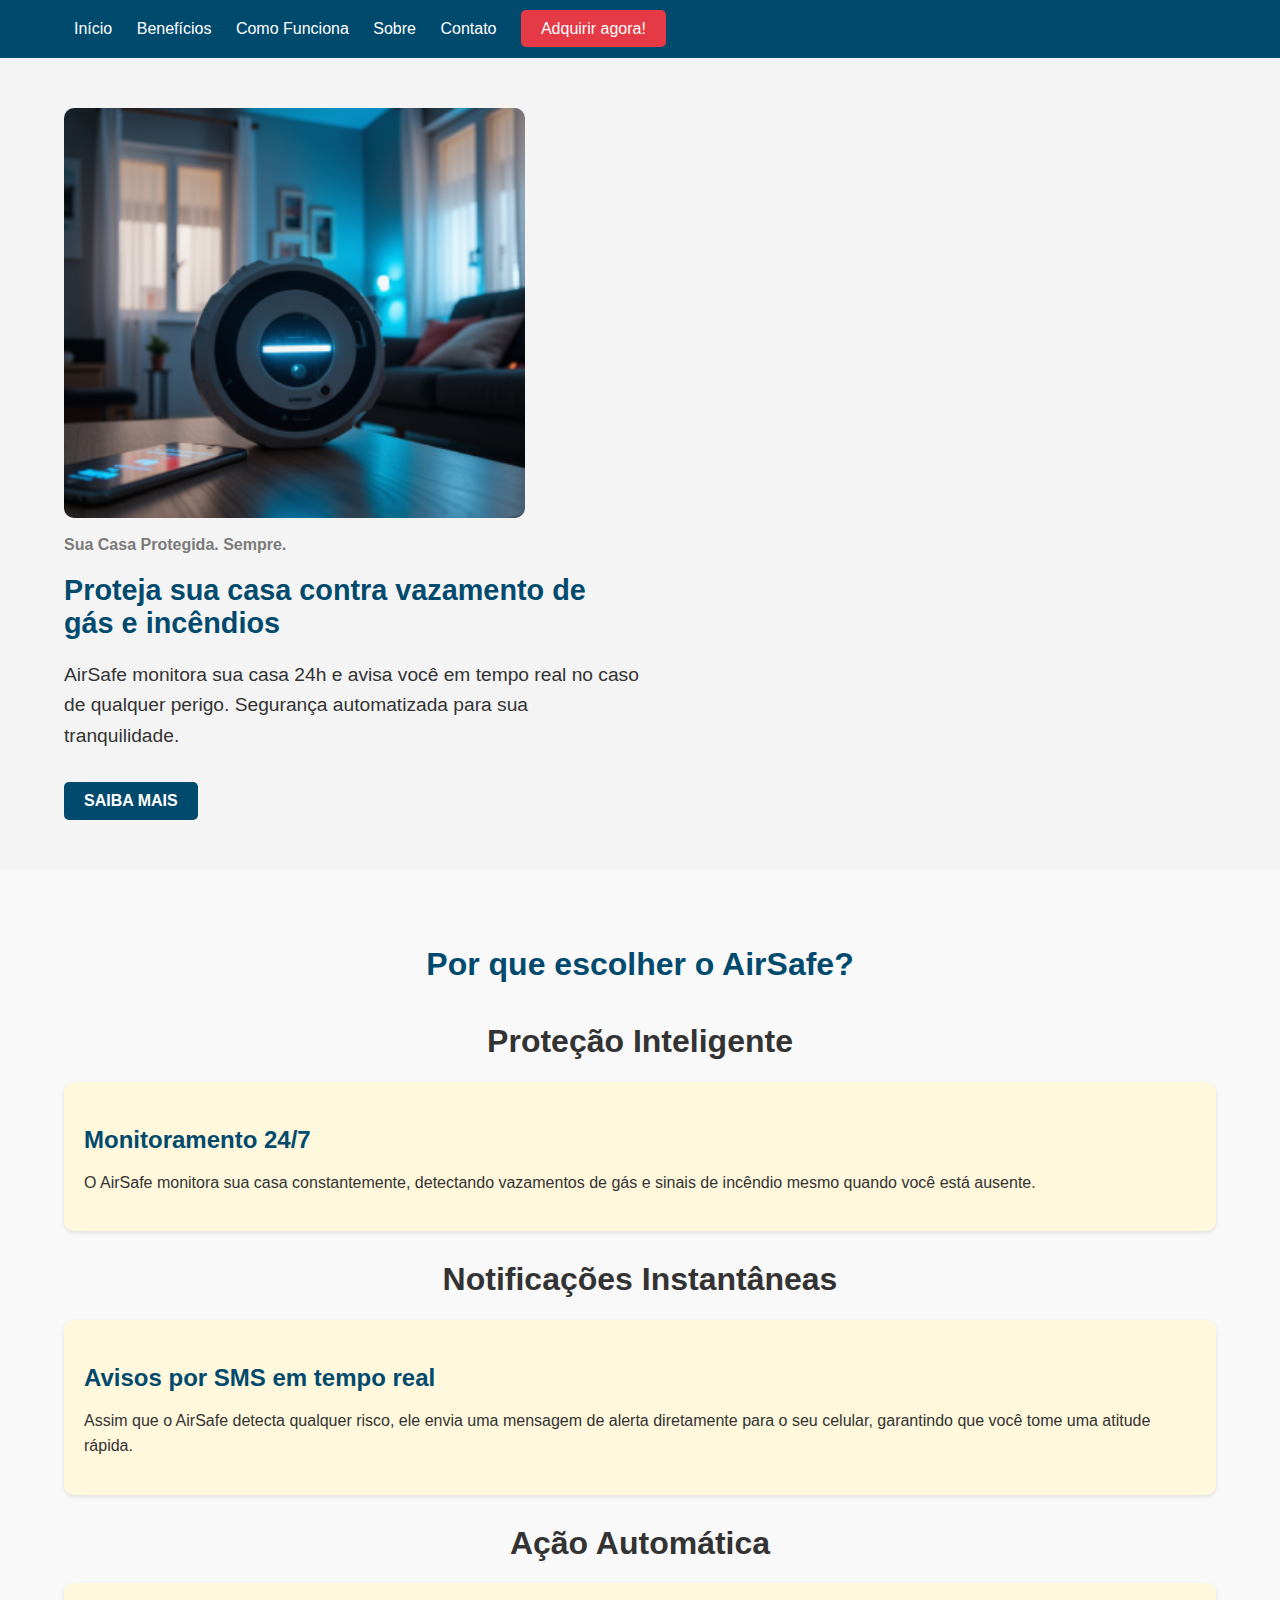
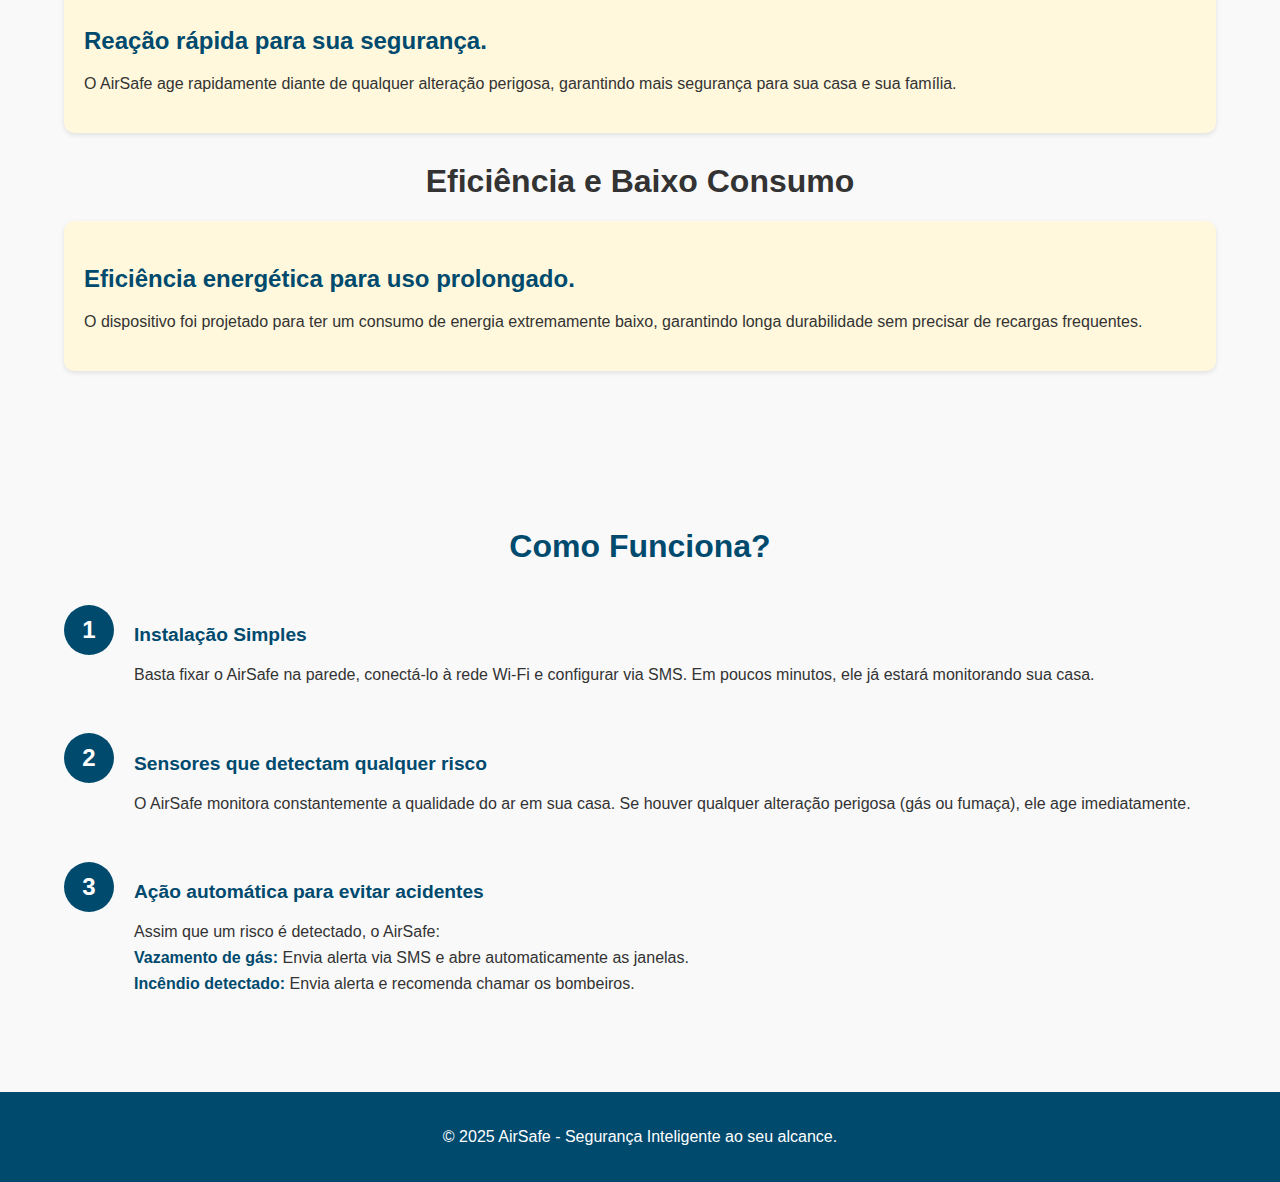
<file: index.html>
<!DOCTYPE html>
<html lang="pt-BR">
<head>
    <meta charset="UTF-8">
    <meta name="viewport" content="width=device-width, initial-scale=1.0">
    <title>AirSafe</title>
    <link rel="stylesheet" href="styles.css">
</head>
<body>
    <header class="header">
        <div class="container">
           
            <nav class="nav">
                <a href="#inicio">Início</a>
                <a href="#beneficios">Benefícios</a>
                <a href="#como-funciona">Como Funciona</a>
                <a href="sobre.html">Sobre</a>
                <a href="#contato">Contato</a>
                <a href="adiquira.html" class="btn-adquirir">Adquirir agora!</a>
            </nav>
        </div>
    </header>

    <section id="inicio" class="hero">
        <div class="container">
            <div>
                <img src="image.png" alt="Sua Casa Protegida. Sempre." class="hero-image">
                <h2>Sua Casa Protegida. Sempre.</h2>
            </div>
            <div class="hero-content">
                <h1>Proteja sua casa contra vazamento de gás e incêndios</h1>
                <p>AirSafe monitora sua casa 24h e avisa você em tempo real no caso de qualquer perigo. Segurança automatizada para sua tranquilidade.</p>
                <a href="sobre.html" class="btn-saiba-mais">Saiba Mais</a>
            </div>
        </div>
    </section>

    <section id="beneficios" class="benefits">
        <div class="container">
            <h2>Por que escolher o AirSafe?</h2>
            <h1>Proteção Inteligente</h1>
            <div class="benefit-item">
                <div class="benefit-item-content">
                    
                    <h3>Monitoramento 24/7</h3>
                    <p> O AirSafe monitora sua casa constantemente, detectando vazamentos de gás e sinais de incêndio mesmo quando você está ausente.</p>
                </div>
            </div>
            <H1>Notificações Instantâneas</H1>
            <div class="benefit-item">
                <div class="benefit-item-content">
                    <h3>Avisos por SMS em tempo real</h3>
                    <p>Assim que o AirSafe detecta qualquer risco, ele envia uma mensagem de alerta diretamente para o seu celular, garantindo que você tome uma atitude rápida.</p>
                </div>
            </div>
            <h1>Ação Automática</h1>
            <div class="benefit-item">
                <div class="benefit-item-content">
                    <h3>Reação rápida para sua segurança. </h3>
                    <p>O AirSafe age rapidamente diante de qualquer alteração perigosa, garantindo mais segurança para sua casa e sua família.</p>
                </div>
            </div>
            <h1>Eficiência e Baixo Consumo</h1>
            <div class="benefit-item">
                <div class="benefit-item-content">
                    <h3>Eficiência energética para uso prolongado. </h3>
                    <p>O dispositivo foi projetado para ter um consumo de energia extremamente baixo, garantindo longa durabilidade sem precisar de recargas frequentes.</p>
                </div>
            </div>
        </div>
    </section>

    <section id="como-funciona" class="how-it-works">
        <div class="container">
            <h2>Como Funciona?</h2>
            <div class="step">
                <div class="step-number">1</div>
                <div class="step-content">
                    <h3>Instalação Simples</h3>
                    <p>Basta fixar o AirSafe na parede, conectá-lo à rede Wi-Fi e configurar via SMS. Em poucos minutos, ele já estará monitorando sua casa.</p>
                </div>
            </div>
            <div class="step">
                <div class="step-number">2</div>
                <div class="step-content">
                    <h3>Sensores que detectam qualquer risco</h3>
                    <p>O AirSafe monitora constantemente a qualidade do ar em sua casa. Se houver qualquer alteração perigosa (gás ou fumaça), ele age imediatamente.</p>
                </div>
            </div>
            <div class="step">
                <div class="step-number">3</div>
                <div class="step-content">
                    <h3>Ação automática para evitar acidentes</h3>
                    <p>Assim que um risco é detectado, o AirSafe:
                        <br><strong>Vazamento de gás:</strong> Envia alerta via SMS e abre automaticamente as janelas.
                        <br><strong>Incêndio detectado:</strong> Envia alerta e recomenda chamar os bombeiros.
                    </p>
                </div>
            </div>
        </div>
    </section>

    <footer class="footer">
        <div class="container">
            <p>© 2025 AirSafe - Segurança Inteligente ao seu alcance.</p>
        </div>
    </footer>
</body>
</html>
</file>
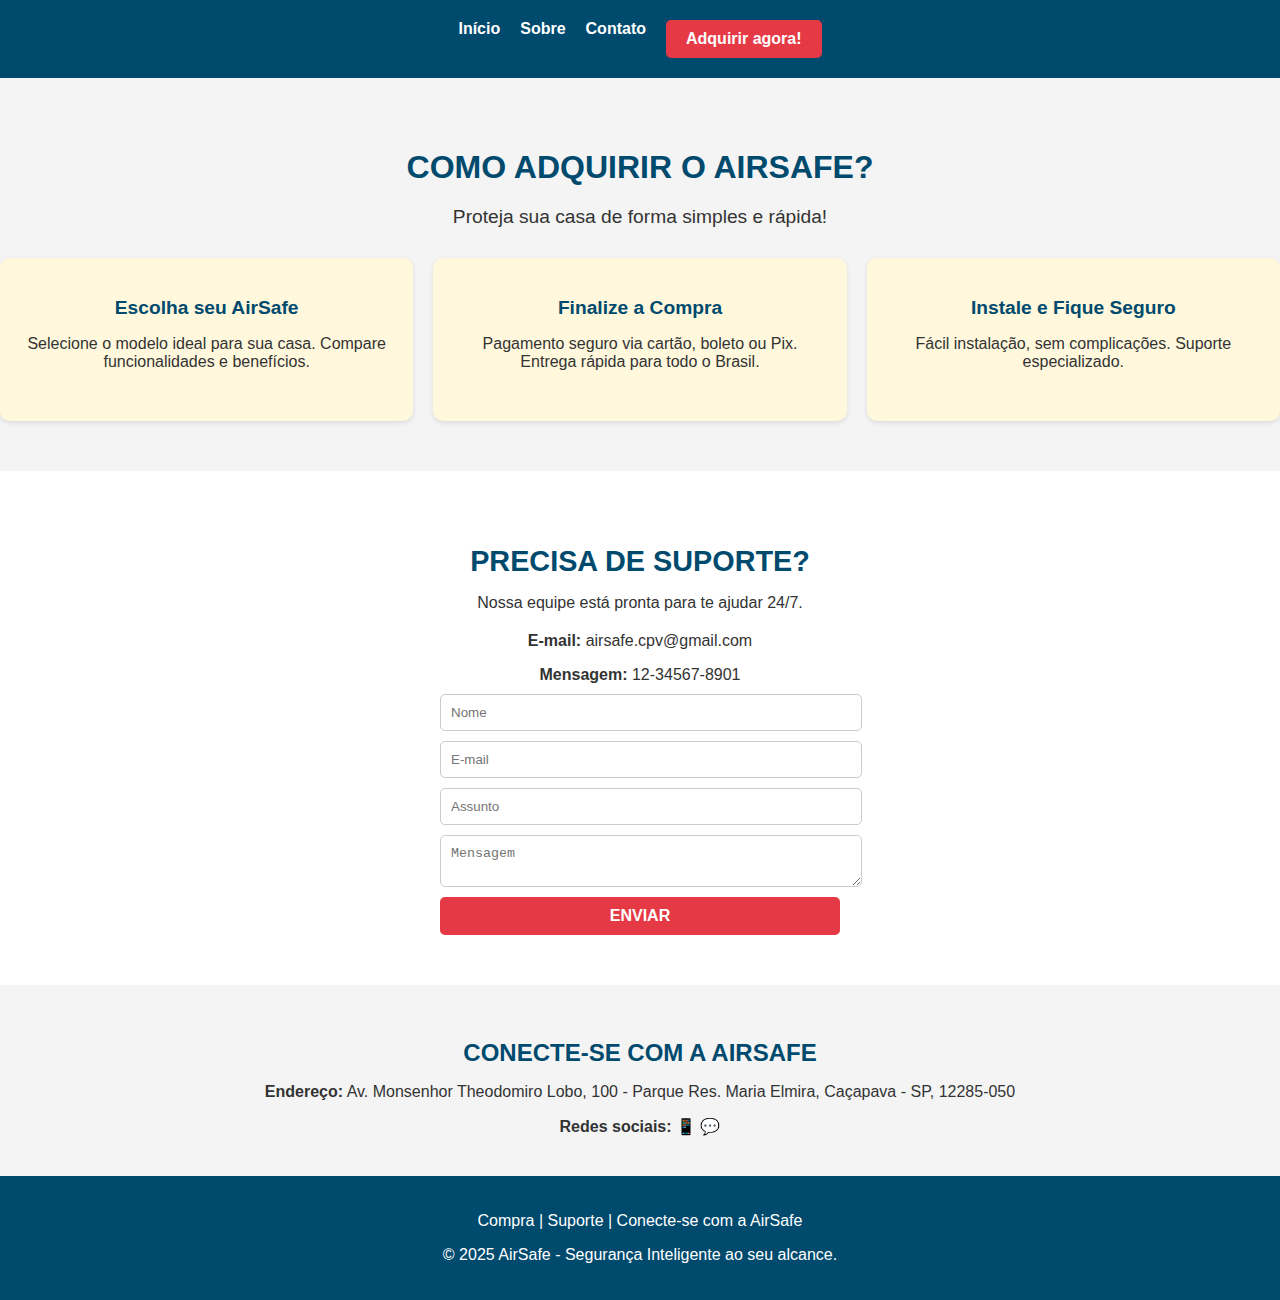
<file: adiquira.html>
<!DOCTYPE html>
<html lang="pt-BR">
<head>
    <meta charset="UTF-8">
    <meta name="viewport" content="width=device-width, initial-scale=1.0">
    <title>Adquirir - AirSafe</title>
    <link rel="stylesheet" href="adiquira.css">
</head>
<body>
    <header class="header">
        <div class="container">
          
            <nav class="nav">
                <a href="index.html">Início</a>
                <a href="sobre.html">Sobre</a>
                <a href="index.html#contato">Contato</a>
                <a href="adiquira.html" class="btn-adquirir">Adquirir agora!</a>
            </nav>
        </div>
    </header>

    <main class="purchase">
        <section class="purchase-section">
            <div class="container">
                <h1>COMO ADQUIRIR O AIRSAFE?</h1>
                <p>Proteja sua casa de forma simples e rápida!</p>
                <div class="steps">
                    <div class="step">
                        <h3>Escolha seu AirSafe</h3>
                        <p>Selecione o modelo ideal para sua casa. Compare funcionalidades e benefícios.</p>
                    </div>
                    <div class="step">
                        <h3>Finalize a Compra</h3>
                        <p>Pagamento seguro via cartão, boleto ou Pix. Entrega rápida para todo o Brasil.</p>
                    </div>
                    <div class="step">
                        <h3>Instale e Fique Seguro</h3>
                        <p>Fácil instalação, sem complicações. Suporte especializado.</p>
                    </div>
                </div>
            </div>
        </section>

        <section class="support-section">
            <div class="container">
                <h2>PRECISA DE SUPORTE?</h2>
                <p>Nossa equipe está pronta para te ajudar 24/7.</p>
                <div class="contact-info">
                    <p><strong>E-mail:</strong> airsafe.cpv@gmail.com</p>
                    <p><strong>Mensagem:</strong> 12-34567-8901</p>
                </div>
                <form class="support-form">
                    <input type="text" placeholder="Nome">
                    <input type="email" placeholder="E-mail">
                    <input type="text" placeholder="Assunto">
                    <textarea placeholder="Mensagem"></textarea>
                    <a href="suporte.html" class="btn-link">ENVIAR</a>
                </form>
            </div>
        </section>

        <section class="footer-info">
            <div class="container">
                <h3>CONECTE-SE COM A AIRSAFE</h3>
                <p><strong>Endereço:</strong> Av. Monsenhor Theodomiro Lobo, 100 - Parque Res. Maria Elmira, Caçapava - SP, 12285-050</p>
                <p><strong>Redes sociais:</strong> 📱 💬</p>
            </div>
        </section>
    </main>

    <footer class="footer">
        <div class="container">
            <p>Compra | Suporte | Conecte-se com a AirSafe</p>
            <p>© 2025 AirSafe - Segurança Inteligente ao seu alcance.</p>
        </div>
    </footer>
</body>
</html>
</file>
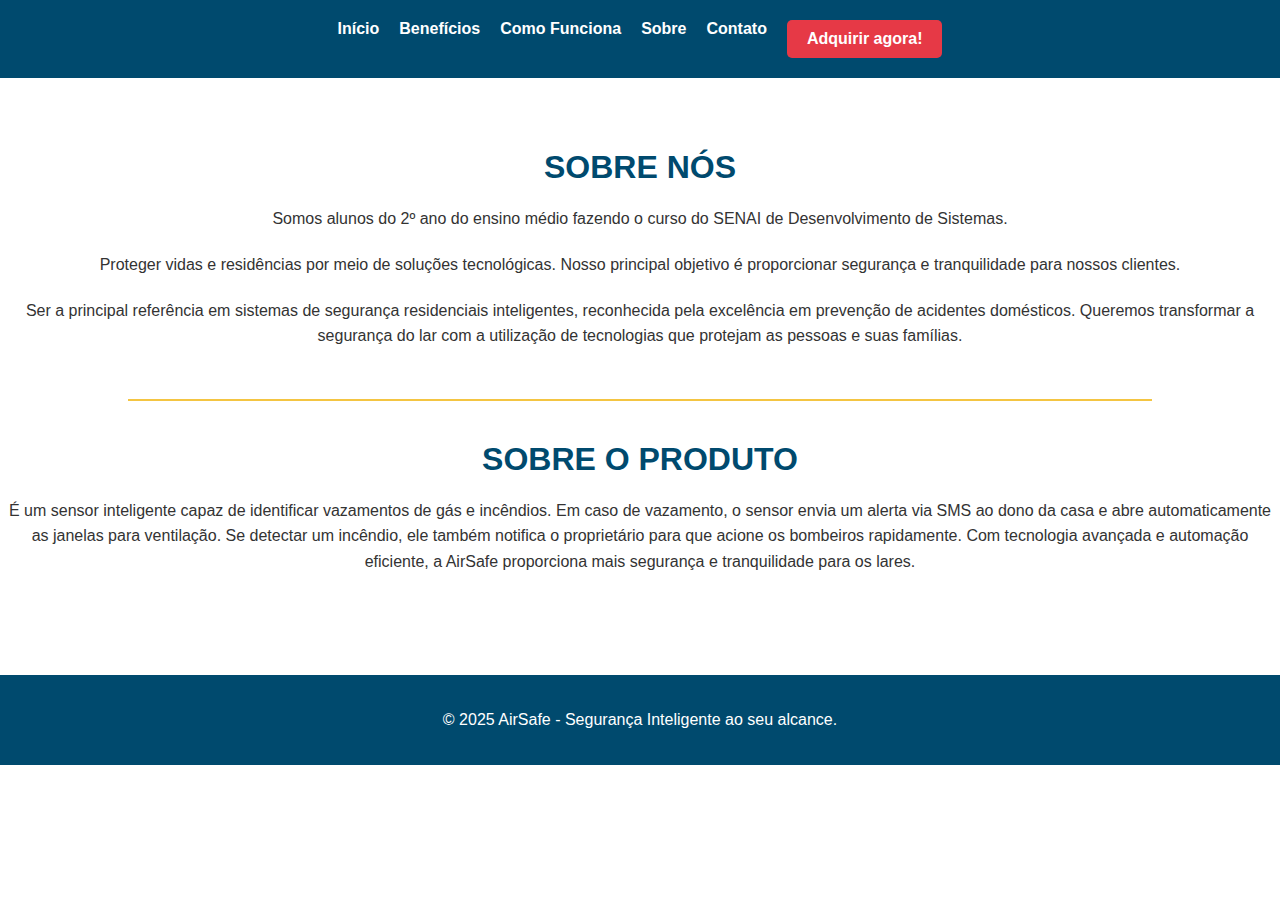
<file: sobre.html>
<!DOCTYPE html>
<html lang="pt-BR">
<head>
    <meta charset="UTF-8">
    <meta name="viewport" content="width=device-width, initial-scale=1.0">
    <title>Sobre - AirSafe</title>
    <link rel="stylesheet" href="sobre.css">
</head>
<body>
    <header class="header">
        <div class="container">
          
            <nav class="nav">
                <a href="index.html">Início</a>
                <a href="index.html#beneficios">Benefícios</a>
                <a href="index.html#como-funciona">Como Funciona</a>
                <a href="sobre.html">Sobre</a>
                <a href="index.html#contato">Contato</a>
                <a href="index.html#adquirir" class="btn-adquirir">Adquirir agora!</a>
            </nav>
        </div>
    </header>

    <main class="about">
        <section class="about-section">
            <div class="container">
                <h1>SOBRE NÓS</h1>
                <p>Somos alunos do 2º ano do ensino médio fazendo o curso do SENAI de Desenvolvimento de Sistemas.</p>
                <p>Proteger vidas e residências por meio de soluções tecnológicas. Nosso principal objetivo é proporcionar segurança e tranquilidade para nossos clientes.</p>
                <p>Ser a principal referência em sistemas de segurança residenciais inteligentes, reconhecida pela excelência em prevenção de acidentes domésticos. Queremos transformar a segurança do lar com a utilização de tecnologias que protejam as pessoas e suas famílias.</p>
            </div>
        </section>

        <hr class="divider">

        <section class="about-section">
            <div class="container">
                <h1>SOBRE O PRODUTO</h1>
                <p>É um sensor inteligente capaz de identificar vazamentos de gás e incêndios. Em caso de vazamento, o sensor envia um alerta via SMS ao dono da casa e abre automaticamente as janelas para ventilação. Se detectar um incêndio, ele também notifica o proprietário para que acione os bombeiros rapidamente. Com tecnologia avançada e automação eficiente, a AirSafe proporciona mais segurança e tranquilidade para os lares.</p>
            </div>
        </section>
    </main>

    <footer class="footer">
        <div class="container">
            <p>© 2025 AirSafe - Segurança Inteligente ao seu alcance.</p>
        </div>
    </footer>
</body>
</html>
</file>
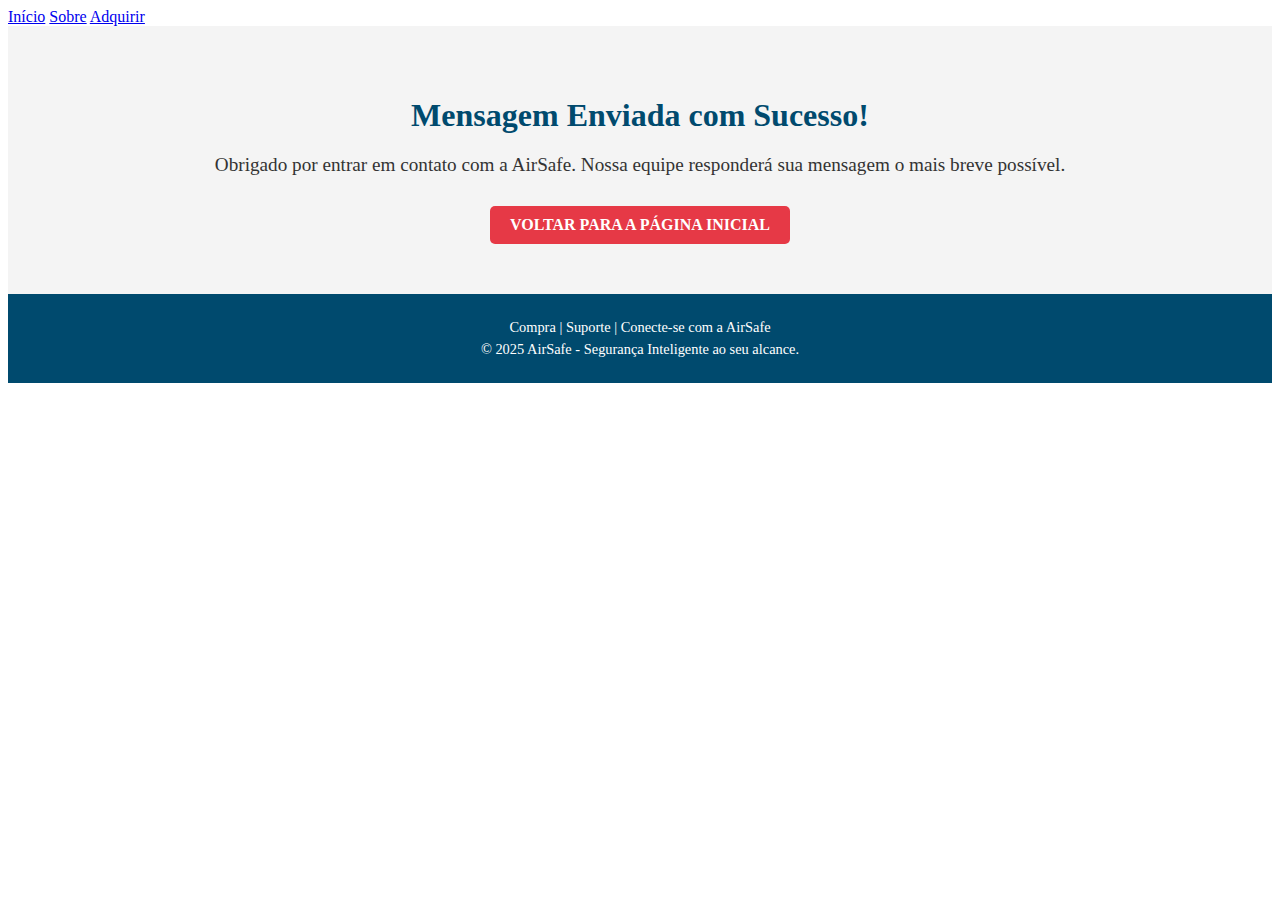
<file: suporte.html>
<!DOCTYPE html>
<html lang="pt-BR">
<head>
    <meta charset="UTF-8">
    <meta name="viewport" content="width=device-width, initial-scale=1.0">
    <title>Suporte - AirSafe</title>
    <link rel="stylesheet" href="suporte.css">
</head>
<body>
    <header class="header">
        <div class="container">
            
            <nav class="nav">
                <a href="index.html">Início</a>
                <a href="sobre.html">Sobre</a>
                <a href="adiquira.html">Adquirir</a>
            </nav>
        </div>
    </header>

    <main class="support-message">
        <div class="container">
            <h1>Mensagem Enviada com Sucesso!</h1>
            <p>Obrigado por entrar em contato com a AirSafe. Nossa equipe responderá sua mensagem o mais breve possível.</p>
            <a href="index.html" class="btn-link">Voltar para a Página Inicial</a>
        </div>
    </main>

    <footer class="footer">
        <div class="container">
            <p>Compra | Suporte | Conecte-se com a AirSafe</p>
            <p>© 2025 AirSafe - Segurança Inteligente ao seu alcance.</p>
        </div>
    </footer>
</body>
</html>
</file>
<file: styles.css>
body {
    font-family: Arial, sans-serif;
    margin: 0;
    padding: 0;
    color: #333;
}

.container {
    width: 90%;
    max-width: 1200px;
    margin: 0 auto;
}

.header {
    background-color: #004a6e;
    color: #fff;
    padding: 20px 0;
    display: flex;
    justify-content: space-between;
    align-items: center;
}

.logo {
    height: 50px;
}

.nav a {
    color: #fff;
    text-decoration: none;
    margin: 0 10px;
}

.btn-adquirir {
    background-color: #e63946;
    color: #fff;
    padding: 10px 20px;
    border-radius: 5px;
    text-decoration: none;
}
.hero {
    display: flex;
    align-items: center;
    justify-content: space-between;
    padding: 50px 0;
    background-color: #f4f4f4; 
}

.hero-image-container {
    text-align: center;
    max-width: 40%;
}

.hero-image {
    width: 100%;
    border-radius: 10px;
}

.hero-image-caption {
    margin-top: 10px;
    font-size: 0.9rem;
    color: #666;
}

.hero-content {
    max-width: 50%;
    text-align: left;
}

.hero-content h1 {
    font-size: 1.8rem;
    color: #004a6e; 
    margin-bottom: 20px;
    font-weight: bold;
}

.hero-content p {
    font-size: 1.2rem;
    color: #333;
    margin-bottom: 30px;
    line-height: 1.6;
}

.btn-saiba-mais {
    background-color: #004a6e;
    color: #fff;
    padding: 10px 30px;
    border: none;
    border-radius: 25px;
    font-size: 1rem;
    font-weight: bold;
    cursor: pointer;
    text-transform: uppercase;
    transition: background-color 0.3s ease;
}

.btn-saiba-mais:hover {
    background-color: #00334d; 
}
.hero-image {
    max-width: 40%;
    width: 100%;
    border-radius: 10px;
    margin-right: 20px;
}

.hero-image + p {
    text-align: center;
    font-size: 0.9rem;
    color: #666;
    margin-top: 10px;
}
.benefits, .how-it-works {
    padding: 50px 0;
    background-color: #fff;
}

.benefits h2, .how-it-works h2 {
    text-align: center;
    margin-bottom: 30px;
    color: #004a6e;
}

.benefit-item, .step {
    margin-bottom: 20px;
    text-align: center;
}

.footer {
    background-color: #004a6e;
    color: #fff;
    text-align: center;
    padding: 20px 0;
}
h2 {
    font-size: 1rem; 
    font-weight: bold;
    color: #7b7b7b; 
    margin-bottom: 20px;
}
.benefits {
    padding: 50px 0;
    background-color: #f9f9f9; 
    text-align: center;
}

.benefits h2 {
    font-size: 2rem;
    color: #004a6e; 
    margin-bottom: 40px;
    font-weight: bold;
}

.benefit-item {
    margin-bottom: 30px;
    text-align: left;
    display: flex;
    align-items: center;
    gap: 20px;
    padding: 20px;
    background-color: #fff8dc;
    border-radius: 10px;
    box-shadow: 0 2px 5px rgba(0, 0, 0, 0.1);
}

.benefit-item h3 {
    font-size: 1.5rem;
    color: #004a6e;
    font-weight: bold;
    margin-bottom: 10px;
}

.benefit-item p {
    font-size: 1rem;
    color: #333;
    line-height: 1.6;
}

.benefit-item-content {
    flex: 1;
}
.how-it-works {
    padding: 50px 0;
    background-color: #f9f9f9; 
    text-align: center;
}

.how-it-works h2 {
    font-size: 2rem;
    color: #004a6e; 
    margin-bottom: 40px;
    font-weight: bold;
}

.step {
    display: flex;
    align-items: flex-start;
    gap: 20px;
    margin-bottom: 30px;
    text-align: left;
}

.step-number {
    background-color: #004a6e;
    color: #fff;
    font-size: 1.5rem;
    font-weight: bold;
    width: 50px;
    height: 50px;
    border-radius: 50%;
    display: flex;
    align-items: center;
    justify-content: center;
    flex-shrink: 0;
}

.step-content {
    flex: 1;
}

.step-content h3 {
    font-size: 1.2rem;
    color: #004a6e; 
    font-weight: bold;
    margin-bottom: 10px;
}

.step-content p {
    font-size: 1rem;
    color: #333;
    line-height: 1.6;
}
.how-it-works strong {
    color: #004a6e; 
    font-weight: bold;
}
.btn-saiba-mais {
    display: inline-block;
    background-color: #004a6e;
    color: #fff;
    padding: 10px 20px;
    border-radius: 5px;
    text-decoration: none;
    font-weight: bold;
    text-transform: uppercase;
    transition: background-color 0.3s ease;
}

.btn-saiba-mais:hover {
    background-color: #00334d; 
}
</file>
<file: adiquira.css>
body {
    font-family: Arial, sans-serif;
    margin: 0;
    padding: 0;
    color: #333;
}

.header {
    background-color: #004a6e;
    color: #fff;
    padding: 20px 0;
    text-align: center;
}

.logo {
    height: 50px;
}

.nav {
    display: flex;
    justify-content: center;
    gap: 20px;
}

.nav a {
    color: #fff;
    text-decoration: none;
    font-weight: bold;
}

.btn-adquirir {
    background-color: #e63946;
    color: #fff;
    padding: 10px 20px;
    border-radius: 5px;
    text-decoration: none;
}

.purchase-section {
    padding: 50px 0;
    text-align: center;
    background-color: #f4f4f4;
}

.purchase-section h1 {
    font-size: 2rem;
    color: #004a6e;
    margin-bottom: 10px;
}

.purchase-section p {
    font-size: 1.2rem;
    margin-bottom: 30px;
}

.steps {
    display: flex;
    justify-content: center;
    gap: 20px;
}

.step {
    background-color: #fff8dc;
    padding: 20px;
    border-radius: 10px;
    box-shadow: 0 2px 5px rgba(0, 0, 0, 0.1);
    width: 30%;
    text-align: center;
}

.step h3 {
    font-size: 1.2rem;
    color: #004a6e;
    margin-bottom: 10px;
}

.step p {
    font-size: 1rem;
    color: #333;
}

.support-section {
    padding: 50px 0;
    text-align: center;
}

.support-section h2 {
    font-size: 1.8rem;
    color: #004a6e;
    margin-bottom: 10px;
}

.support-section p {
    font-size: 1rem;
    margin-bottom: 20px;
}

.contact-info p {
    font-size: 1rem;
    margin-bottom: 10px;
}

.support-form {
    display: flex;
    flex-direction: column;
    gap: 10px;
    max-width: 400px;
    margin: 0 auto;
}

.support-form input,
.support-form textarea {
    width: 100%;
    padding: 10px;
    border: 1px solid #ccc;
    border-radius: 5px;
}

.support-form button {
    background-color: #e63946;
    color: #fff;
    padding: 10px;
    border: none;
    border-radius: 5px;
    cursor: pointer;
    font-weight: bold;
    text-transform: uppercase;
}

.footer-info {
    padding: 30px 0;
    text-align: center;
    background-color: #f4f4f4;
}

.footer-info h3 {
    font-size: 1.5rem;
    color: #004a6e;
    margin-bottom: 10px;
}

.footer-info p {
    font-size: 1rem;
    margin-bottom: 10px;
}

.footer {
    background-color: #004a6e;
    color: #fff;
    text-align: center;
    padding: 20px 0;
}
.btn-link {
    display: inline-block;
    background-color: #e63946; 
    color: #fff;
    padding: 10px 20px;
    border-radius: 5px;
    text-decoration: none;
    text-align: center;
    font-weight: bold;
    text-transform: uppercase;
    cursor: pointer;
    transition: background-color 0.3s ease;
}

.btn-link:hover {
    background-color: #c5303e; 
}
</file>
<file: sobre.css>
body {
    font-family: Arial, sans-serif;
    margin: 0;
    padding: 0;
    color: #333;
}

.header {
    background-color: #004a6e;
    color: #fff;
    padding: 20px 0;
    text-align: center;
}

.logo {
    height: 50px;
}

.nav {
    display: flex;
    justify-content: center;
    gap: 20px;
}

.nav a {
    color: #fff;
    text-decoration: none;
    font-weight: bold;
}

.btn-adquirir {
    background-color: #e63946;
    color: #fff;
    padding: 10px 20px;
    border-radius: 5px;
    text-decoration: none;
}

.about {
    padding: 50px 0;
    text-align: center;
}

.about-section {
    margin-bottom: 50px;
}

.about-section h1 {
    font-size: 2rem;
    color: #004a6e;
    margin-bottom: 20px;
}

.about-section p {
    font-size: 1rem;
    line-height: 1.6;
    margin-bottom: 20px;
}

.divider {
    border: none;
    border-top: 2px solid #f4c542; 
    margin: 40px auto;
    width: 80%;
}

.footer {
    background-color: #004a6e;
    color: #fff;
    text-align: center;
    padding: 20px 0;
}
</file>
<file: suporte.css>
.support-message {
    text-align: center;
    padding: 50px 0;
    background-color: #f4f4f4;
}

.support-message h1 {
    font-size: 2rem;
    color: #004a6e; 
    margin-bottom: 20px;
}

.support-message p {
    font-size: 1.2rem;
    color: #333;
    margin-bottom: 30px;
}

.btn-link {
    display: inline-block;
    background-color: #e63946; 
    color: #fff;
    padding: 10px 20px;
    border-radius: 5px;
    text-decoration: none;
    font-weight: bold;
    text-transform: uppercase;
    transition: background-color 0.3s ease;
}

.btn-link:hover {
    background-color: #c5303e; /
}
.footer {
    background-color: #004a6e; 
    color: #fff;
    text-align: center;
    padding: 20px 0;
    font-size: 0.9rem;
}

.footer p {
    margin: 5px 0;
}
</file>
